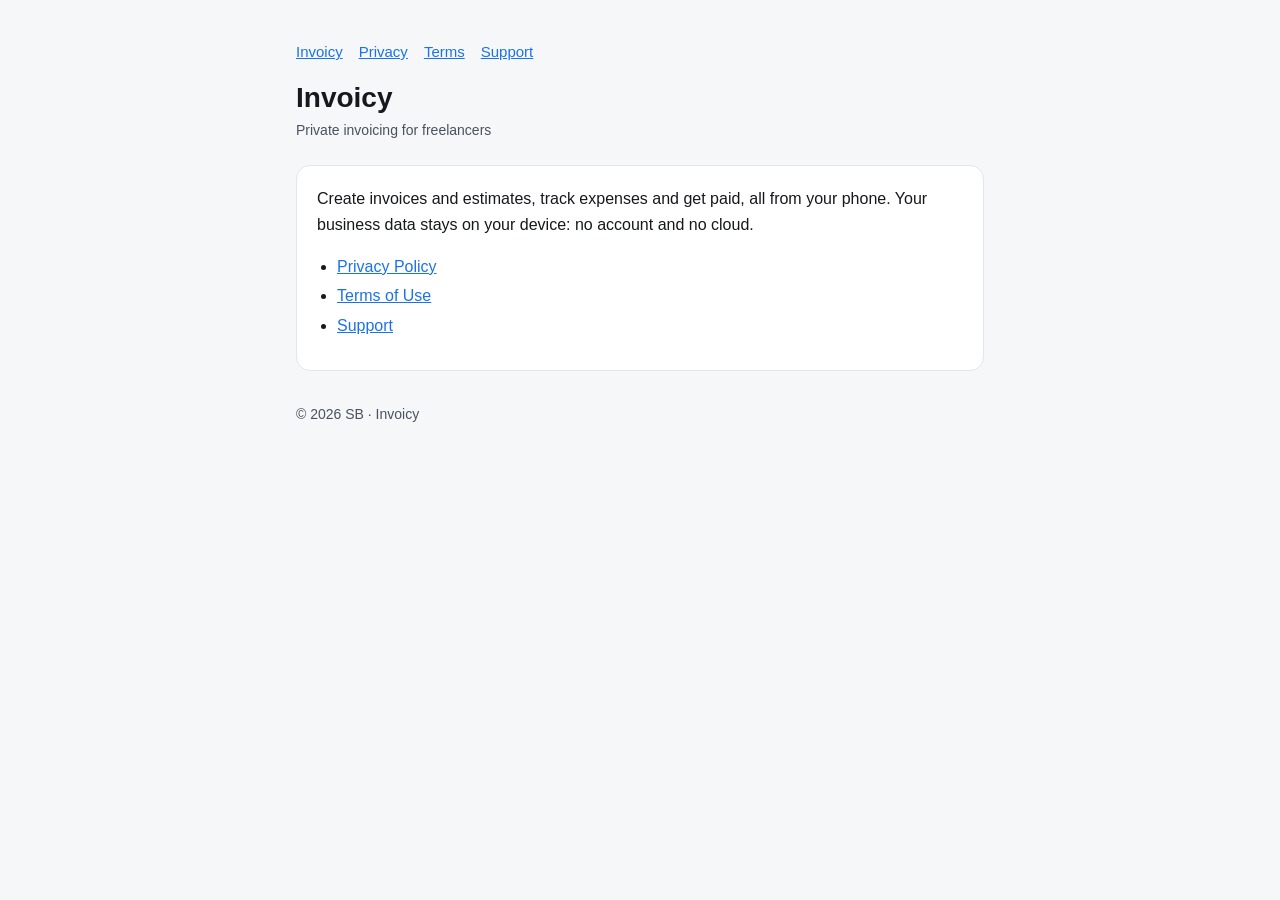
<file: index.html>
<!doctype html>
<html lang="en">
<head>
  <meta charset="utf-8">
  <meta name="viewport" content="width=device-width, initial-scale=1">
  <title>Invoicy</title>
  <meta name="description" content="Invoicy: private invoicing for freelancers. Invoices, estimates and expenses that stay on your device.">
  <link rel="stylesheet" href="style.css">
</head>
<body>
<main>
  <header>
    <nav><a href="index.html">Invoicy</a><a href="privacy.html">Privacy</a><a href="terms.html">Terms</a><a href="support.html">Support</a></nav>
    <h1>Invoicy</h1>
    <p class="updated">Private invoicing for freelancers</p>
  </header>
  <div class="card">
    <p>Create invoices and estimates, track expenses and get paid, all from your phone. Your business data stays on your device: no account and no cloud.</p>
    <ul>
      <li><a href="privacy.html">Privacy Policy</a></li>
      <li><a href="terms.html">Terms of Use</a></li>
      <li><a href="support.html">Support</a></li>
    </ul>
  </div>
  <footer>© 2026 SB · Invoicy</footer>
</main>
</body>
</html>
</file>
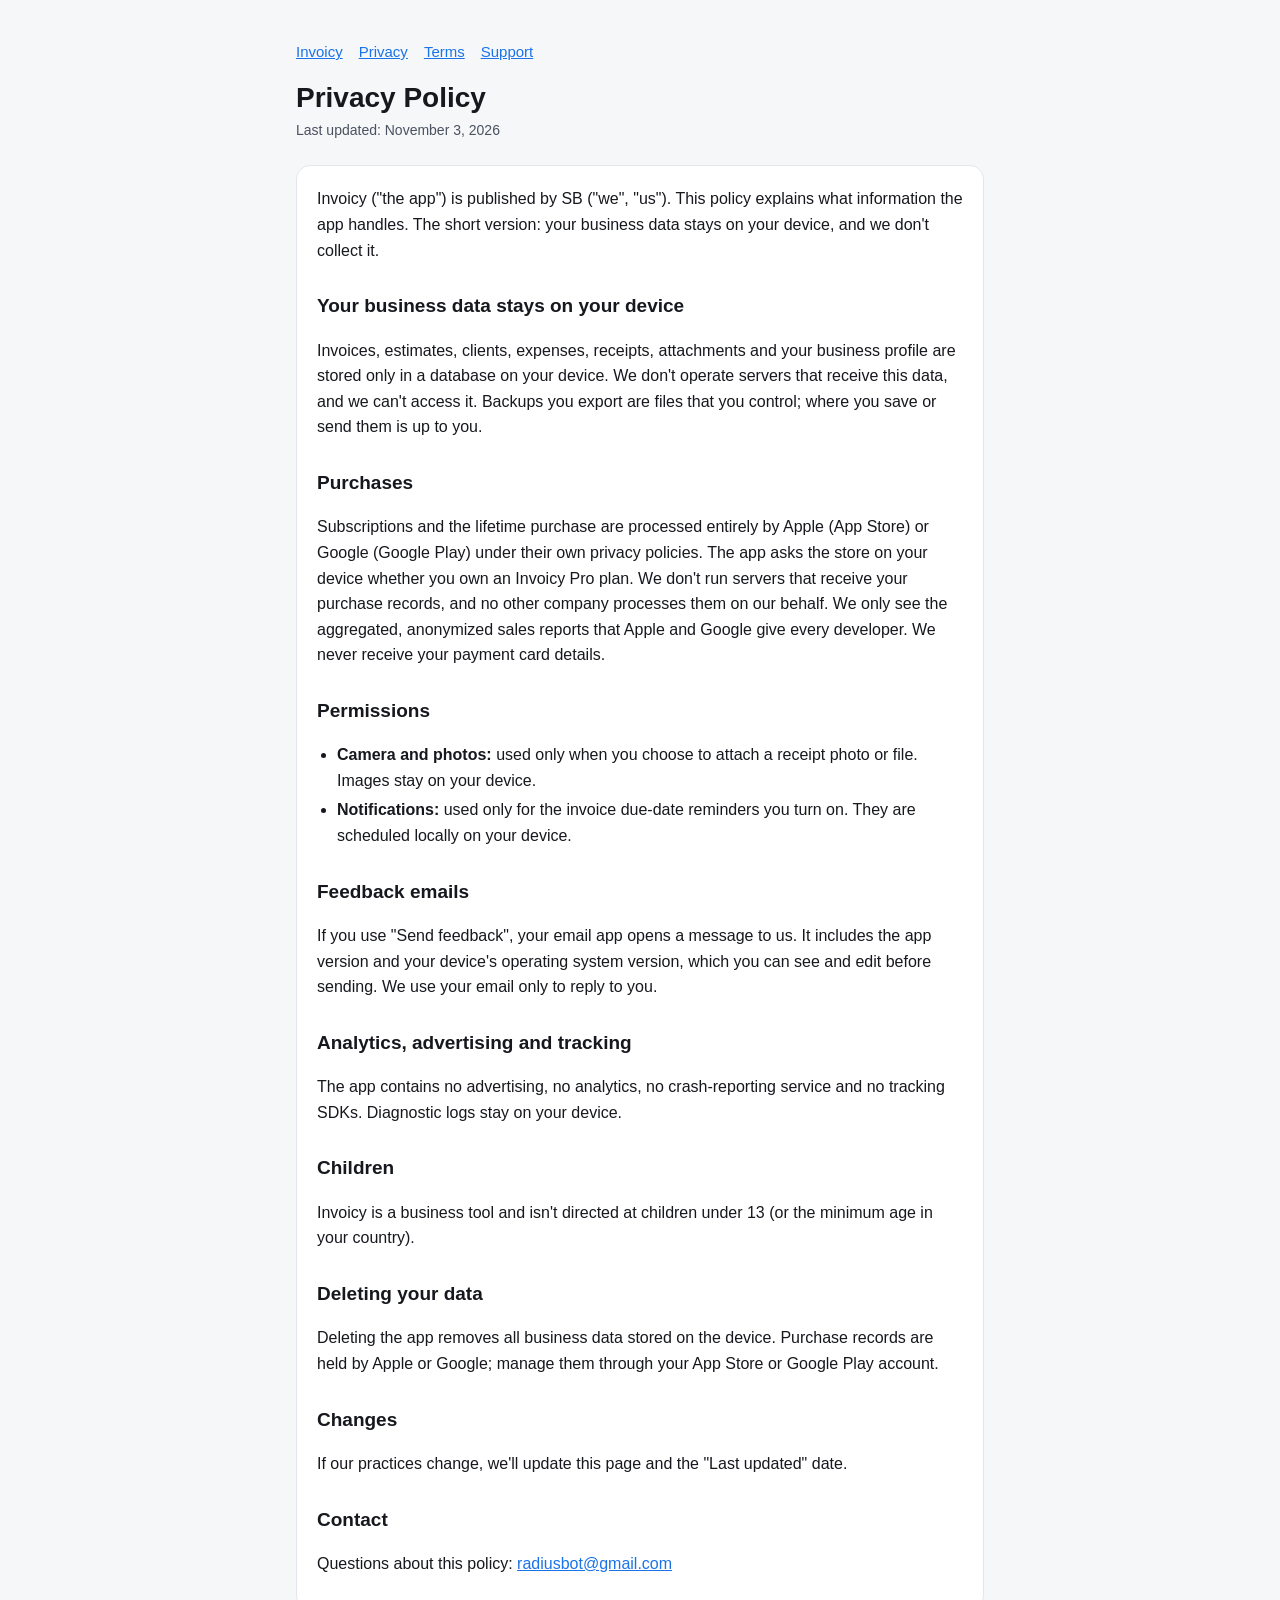
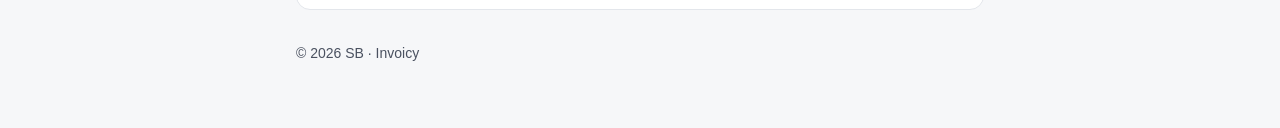
<file: privacy.html>
<!doctype html>
<html lang="en">
<head>
  <meta charset="utf-8">
  <meta name="viewport" content="width=device-width, initial-scale=1">
  <title>Invoicy Privacy Policy</title>
  <meta name="description" content="How the Invoicy invoicing app handles your data: business data stays on your device.">
  <link rel="stylesheet" href="style.css">
</head>
<body>
<main>
  <header>
    <nav><a href="index.html">Invoicy</a><a href="privacy.html">Privacy</a><a href="terms.html">Terms</a><a href="support.html">Support</a></nav>
    <h1>Privacy Policy</h1>
    <p class="updated">Last updated: November 3, 2026</p>
  </header>
  <div class="card">
    <p>Invoicy ("the app") is published by SB ("we", "us"). This policy explains what information the app handles. The short version: your business data stays on your device, and we don't collect it.</p>

    <h2>Your business data stays on your device</h2>
    <p>Invoices, estimates, clients, expenses, receipts, attachments and your business profile are stored only in a database on your device. We don't operate servers that receive this data, and we can't access it. Backups you export are files that you control; where you save or send them is up to you.</p>

    <h2>Purchases</h2>
    <p>Subscriptions and the lifetime purchase are processed entirely by Apple (App Store) or Google (Google Play) under their own privacy policies. The app asks the store on your device whether you own an Invoicy Pro plan. We don't run servers that receive your purchase records, and no other company processes them on our behalf. We only see the aggregated, anonymized sales reports that Apple and Google give every developer. We never receive your payment card details.</p>

    <h2>Permissions</h2>
    <ul>
      <li><strong>Camera and photos:</strong> used only when you choose to attach a receipt photo or file. Images stay on your device.</li>
      <li><strong>Notifications:</strong> used only for the invoice due-date reminders you turn on. They are scheduled locally on your device.</li>
    </ul>

    <h2>Feedback emails</h2>
    <p>If you use "Send feedback", your email app opens a message to us. It includes the app version and your device's operating system version, which you can see and edit before sending. We use your email only to reply to you.</p>

    <h2>Analytics, advertising and tracking</h2>
    <p>The app contains no advertising, no analytics, no crash-reporting service and no tracking SDKs. Diagnostic logs stay on your device.</p>

    <h2>Children</h2>
    <p>Invoicy is a business tool and isn't directed at children under 13 (or the minimum age in your country).</p>

    <h2>Deleting your data</h2>
    <p>Deleting the app removes all business data stored on the device. Purchase records are held by Apple or Google; manage them through your App Store or Google Play account.</p>

    <h2>Changes</h2>
    <p>If our practices change, we'll update this page and the "Last updated" date.</p>

    <h2>Contact</h2>
    <p>Questions about this policy: <a href="mailto:radiusbot@gmail.com">radiusbot@gmail.com</a></p>
  </div>
  <footer>© 2026 SB · Invoicy</footer>
</main>
</body>
</html>
</file>
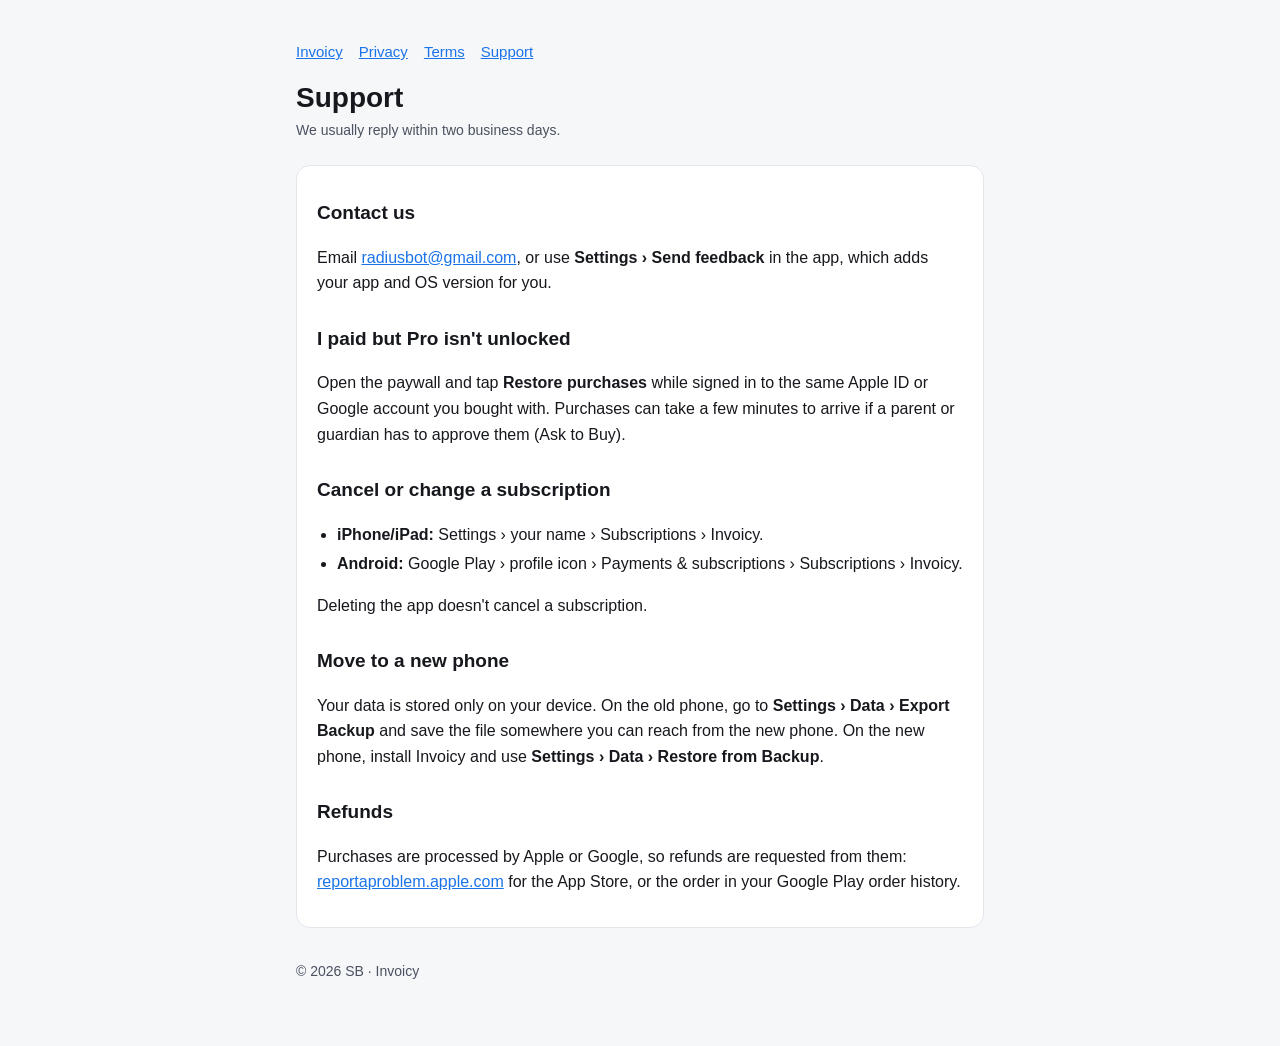
<file: support.html>
<!doctype html>
<html lang="en">
<head>
  <meta charset="utf-8">
  <meta name="viewport" content="width=device-width, initial-scale=1">
  <title>Invoicy Support</title>
  <meta name="description" content="Help with the Invoicy invoicing app: purchases, subscriptions, backups and contact.">
  <link rel="stylesheet" href="style.css">
</head>
<body>
<main>
  <header>
    <nav><a href="index.html">Invoicy</a><a href="privacy.html">Privacy</a><a href="terms.html">Terms</a><a href="support.html">Support</a></nav>
    <h1>Support</h1>
    <p class="updated">We usually reply within two business days.</p>
  </header>
  <div class="card">
    <h2>Contact us</h2>
    <p>Email <a href="mailto:radiusbot@gmail.com?subject=Invoicy%20support">radiusbot@gmail.com</a>, or use <strong>Settings › Send feedback</strong> in the app, which adds your app and OS version for you.</p>

    <h2>I paid but Pro isn't unlocked</h2>
    <p>Open the paywall and tap <strong>Restore purchases</strong> while signed in to the same Apple ID or Google account you bought with. Purchases can take a few minutes to arrive if a parent or guardian has to approve them (Ask to Buy).</p>

    <h2>Cancel or change a subscription</h2>
    <ul>
      <li><strong>iPhone/iPad:</strong> Settings › your name › Subscriptions › Invoicy.</li>
      <li><strong>Android:</strong> Google Play › profile icon › Payments &amp; subscriptions › Subscriptions › Invoicy.</li>
    </ul>
    <p>Deleting the app doesn't cancel a subscription.</p>

    <h2>Move to a new phone</h2>
    <p>Your data is stored only on your device. On the old phone, go to <strong>Settings › Data › Export Backup</strong> and save the file somewhere you can reach from the new phone. On the new phone, install Invoicy and use <strong>Settings › Data › Restore from Backup</strong>.</p>

    <h2>Refunds</h2>
    <p>Purchases are processed by Apple or Google, so refunds are requested from them: <a href="https://reportaproblem.apple.com">reportaproblem.apple.com</a> for the App Store, or the order in your Google Play order history.</p>
  </div>
  <footer>© 2026 SB · Invoicy</footer>
</main>
</body>
</html>
</file>
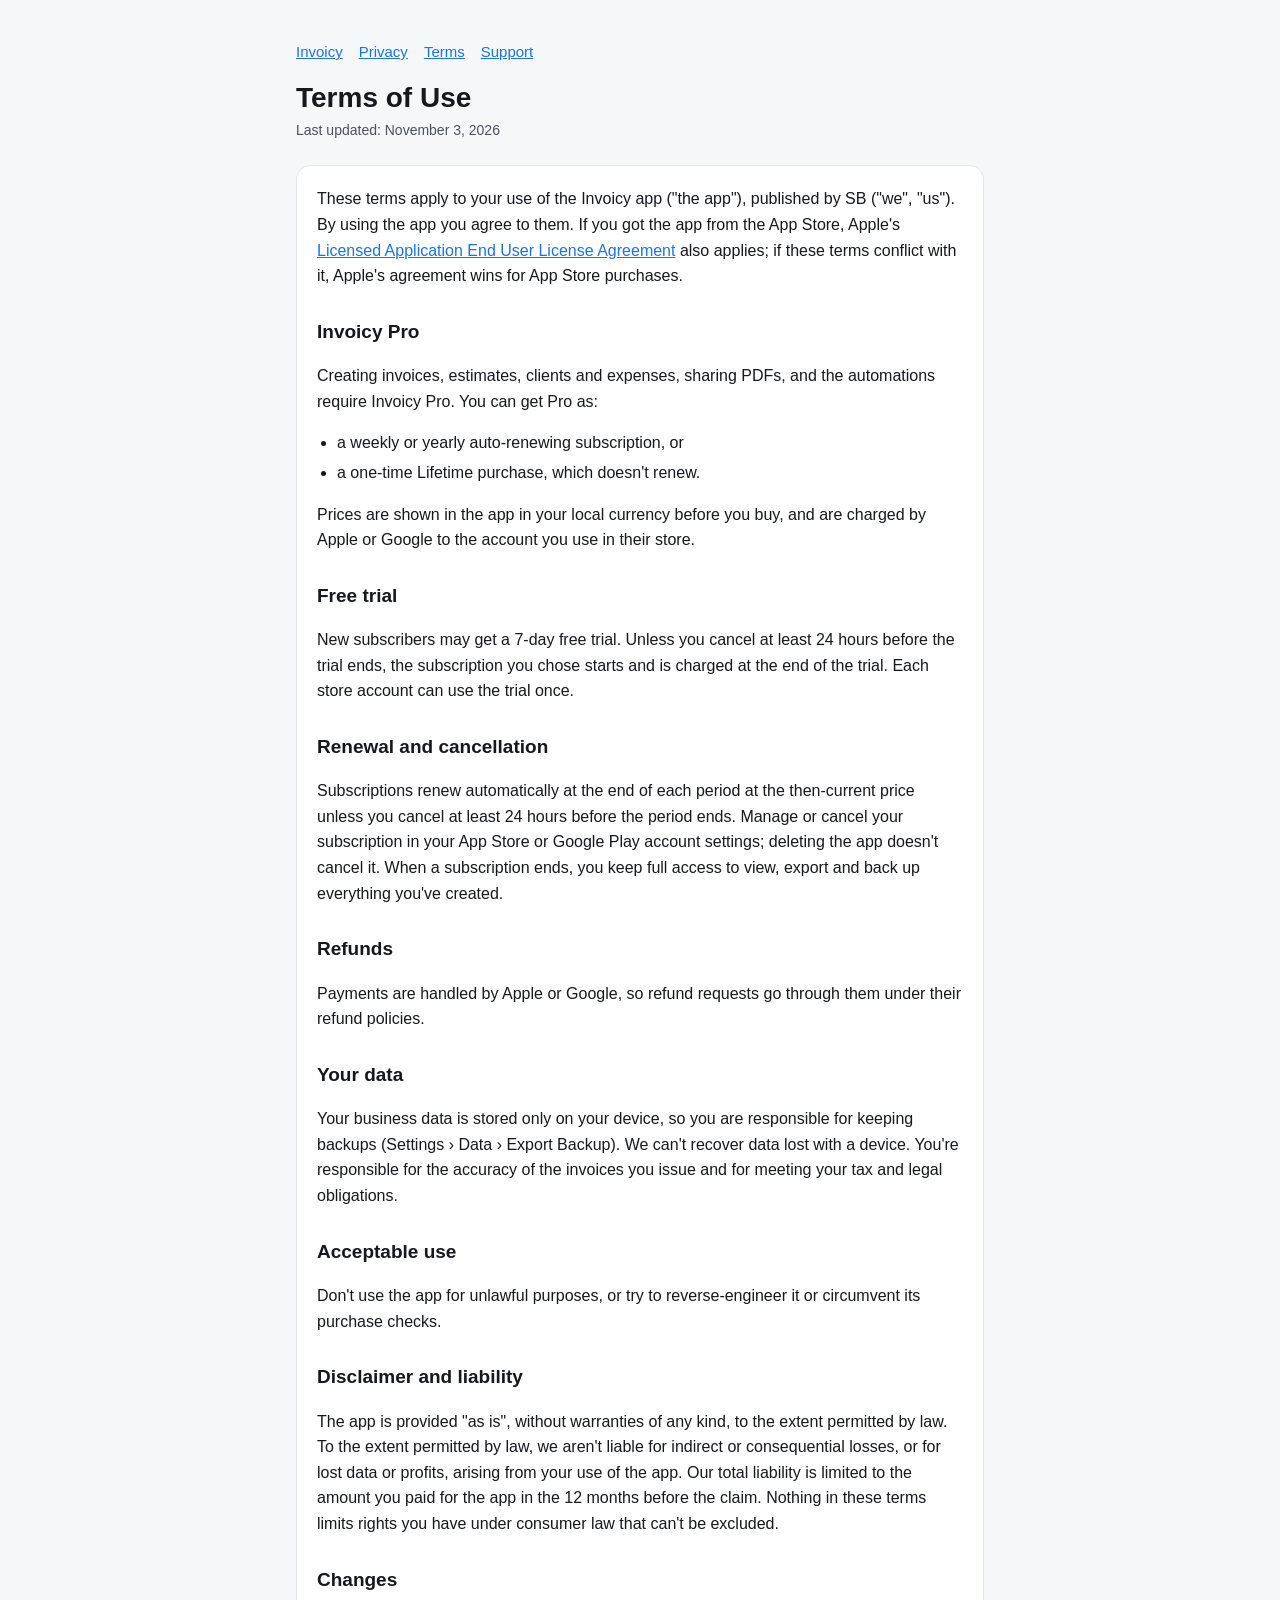
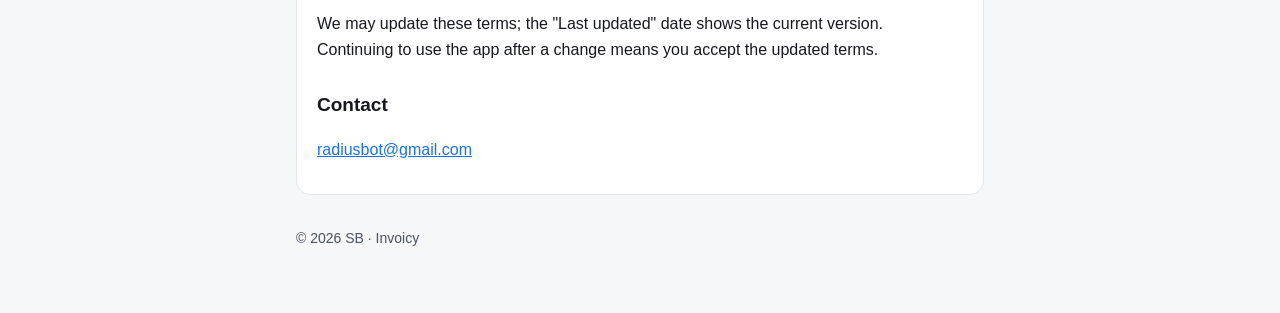
<file: terms.html>
<!doctype html>
<html lang="en">
<head>
  <meta charset="utf-8">
  <meta name="viewport" content="width=device-width, initial-scale=1">
  <title>Invoicy Terms of Use</title>
  <meta name="description" content="Terms of use for the Invoicy invoicing app, including Invoicy Pro subscriptions and the lifetime purchase.">
  <link rel="stylesheet" href="style.css">
</head>
<body>
<main>
  <header>
    <nav><a href="index.html">Invoicy</a><a href="privacy.html">Privacy</a><a href="terms.html">Terms</a><a href="support.html">Support</a></nav>
    <h1>Terms of Use</h1>
    <p class="updated">Last updated: November 3, 2026</p>
  </header>
  <div class="card">
    <p>These terms apply to your use of the Invoicy app ("the app"), published by SB ("we", "us"). By using the app you agree to them. If you got the app from the App Store, Apple's <a href="https://www.apple.com/legal/internet-services/itunes/dev/stdeula/">Licensed Application End User License Agreement</a> also applies; if these terms conflict with it, Apple's agreement wins for App Store purchases.</p>

    <h2>Invoicy Pro</h2>
    <p>Creating invoices, estimates, clients and expenses, sharing PDFs, and the automations require Invoicy Pro. You can get Pro as:</p>
    <ul>
      <li>a weekly or yearly auto-renewing subscription, or</li>
      <li>a one-time Lifetime purchase, which doesn't renew.</li>
    </ul>
    <p>Prices are shown in the app in your local currency before you buy, and are charged by Apple or Google to the account you use in their store.</p>

    <h2>Free trial</h2>
    <p>New subscribers may get a 7-day free trial. Unless you cancel at least 24 hours before the trial ends, the subscription you chose starts and is charged at the end of the trial. Each store account can use the trial once.</p>

    <h2>Renewal and cancellation</h2>
    <p>Subscriptions renew automatically at the end of each period at the then-current price unless you cancel at least 24 hours before the period ends. Manage or cancel your subscription in your App Store or Google Play account settings; deleting the app doesn't cancel it. When a subscription ends, you keep full access to view, export and back up everything you've created.</p>

    <h2>Refunds</h2>
    <p>Payments are handled by Apple or Google, so refund requests go through them under their refund policies.</p>

    <h2>Your data</h2>
    <p>Your business data is stored only on your device, so you are responsible for keeping backups (Settings › Data › Export Backup). We can't recover data lost with a device. You're responsible for the accuracy of the invoices you issue and for meeting your tax and legal obligations.</p>

    <h2>Acceptable use</h2>
    <p>Don't use the app for unlawful purposes, or try to reverse-engineer it or circumvent its purchase checks.</p>

    <h2>Disclaimer and liability</h2>
    <p>The app is provided "as is", without warranties of any kind, to the extent permitted by law. To the extent permitted by law, we aren't liable for indirect or consequential losses, or for lost data or profits, arising from your use of the app. Our total liability is limited to the amount you paid for the app in the 12 months before the claim. Nothing in these terms limits rights you have under consumer law that can't be excluded.</p>

    <h2>Changes</h2>
    <p>We may update these terms; the "Last updated" date shows the current version. Continuing to use the app after a change means you accept the updated terms.</p>

    <h2>Contact</h2>
    <p><a href="mailto:radiusbot@gmail.com">radiusbot@gmail.com</a></p>
  </div>
  <footer>© 2026 SB · Invoicy</footer>
</main>
</body>
</html>
</file>
<file: style.css>
:root {
  --bg: #f6f7f9;
  --surface: #ffffff;
  --text: #16181d;
  --text-secondary: #4a5160;
  --border: #e3e6eb;
  --accent: #1a73e8;
  color-scheme: light dark;
}
@media (prefers-color-scheme: dark) {
  :root {
    --bg: #121316;
    --surface: #1c1e22;
    --text: #eceef2;
    --text-secondary: #a8afbc;
    --border: #2c2f35;
    --accent: #6ea8fe;
  }
}
* { box-sizing: border-box; }
body {
  margin: 0;
  background: var(--bg);
  color: var(--text);
  font: 16px/1.6 -apple-system, BlinkMacSystemFont, "Segoe UI", Roboto, Helvetica, Arial, sans-serif;
}
main {
  max-width: 720px;
  margin: 0 auto;
  padding: 32px 16px 64px;
}
header { margin-bottom: 24px; }
nav { display: flex; flex-wrap: wrap; gap: 16px; margin-top: 8px; font-size: 15px; }
a { color: var(--accent); }
h1 { font-size: 28px; line-height: 1.25; margin: 16px 0 4px; }
h2 { font-size: 19px; margin: 28px 0 8px; }
.updated { color: var(--text-secondary); font-size: 14px; margin: 0; }
.card {
  background: var(--surface);
  border: 1px solid var(--border);
  border-radius: 14px;
  padding: 4px 20px 16px;
}
ul { padding-left: 20px; }
li { margin: 4px 0; }
footer { color: var(--text-secondary); font-size: 14px; margin-top: 32px; }
</file>
